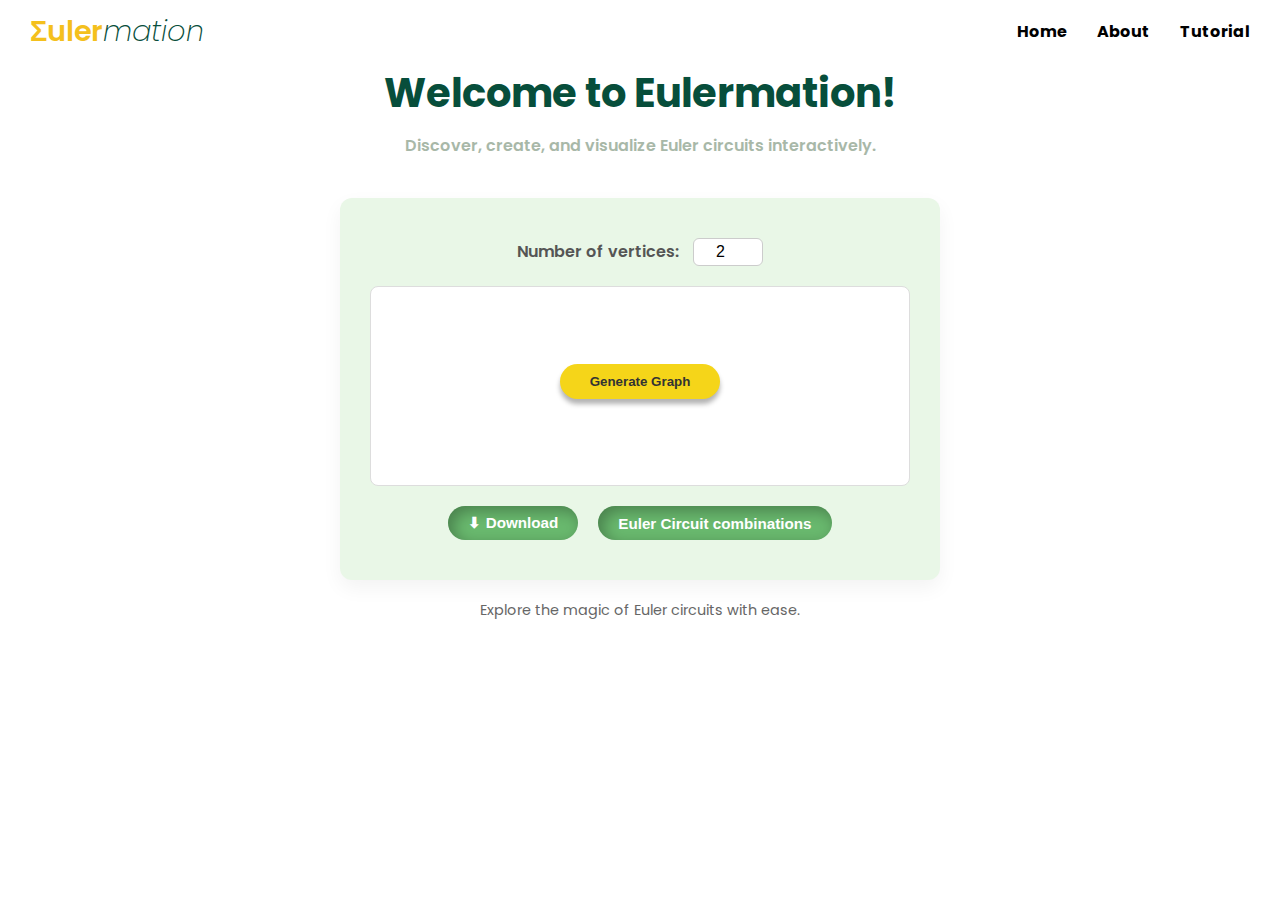
<file: index.html>
<!DOCTYPE html>
<html lang="en">
<head>
  <meta charset="UTF-8">
  <meta name="viewport" content="width=device-width, initial-scale=1.0">
  <title>Eulermation</title>
  <link rel="stylesheet" href="styles.css">
  <link href="https://fonts.googleapis.com/css2?family=Poppins:wght@400;600;700&display=swap" rel="stylesheet">
</head>
<body>
  <header>
    <div class="logo">
      <span class="euler">Σuler</span><span class="mation">mation</span>
    </div>
    <nav>
      <ul>
        <li><a href="index.html">Home</a></li>
        <li><a href="about.html">About</a></li>
        <li><a href="tutorial.html">Tutorial</a></li>
      </ul>
    </nav>
  </header>

  <main>
    <h1>Welcome to Eulermation!</h1>
    <p class="subtitle">Discover, create, and visualize Euler circuits interactively.</p>

    <div class="main-card">
      <div class="input-group">
        <label for="vertices">Number of vertices:</label>
        <input type="number" id="vertices" min="2" max="20" value="2">
      </div>

      <div class="graph-placeholder">
        <button class="generate-btn">Generate Graph</button>
      </div>

      <div class="controls">
        <button class="download-btn">⬇ Download</button>
        <button class="circuit-btn link-btn" id="openPopup">Euler Circuit combinations</button>
      </div>                
    </div>

    <p class="tagline">Explore the magic of Euler circuits with ease.</p>
  </main>

  <!-- Popup Modal -->
  <div id="popupModal" class="modal">
    <div class="modal-content">
      <span class="close-btn">&times;</span>
      <iframe src="popUp.html" frameborder="0"></iframe>
    </div>
  </div>

  <script src="script.js"></script>
</body>
</html>
</file>
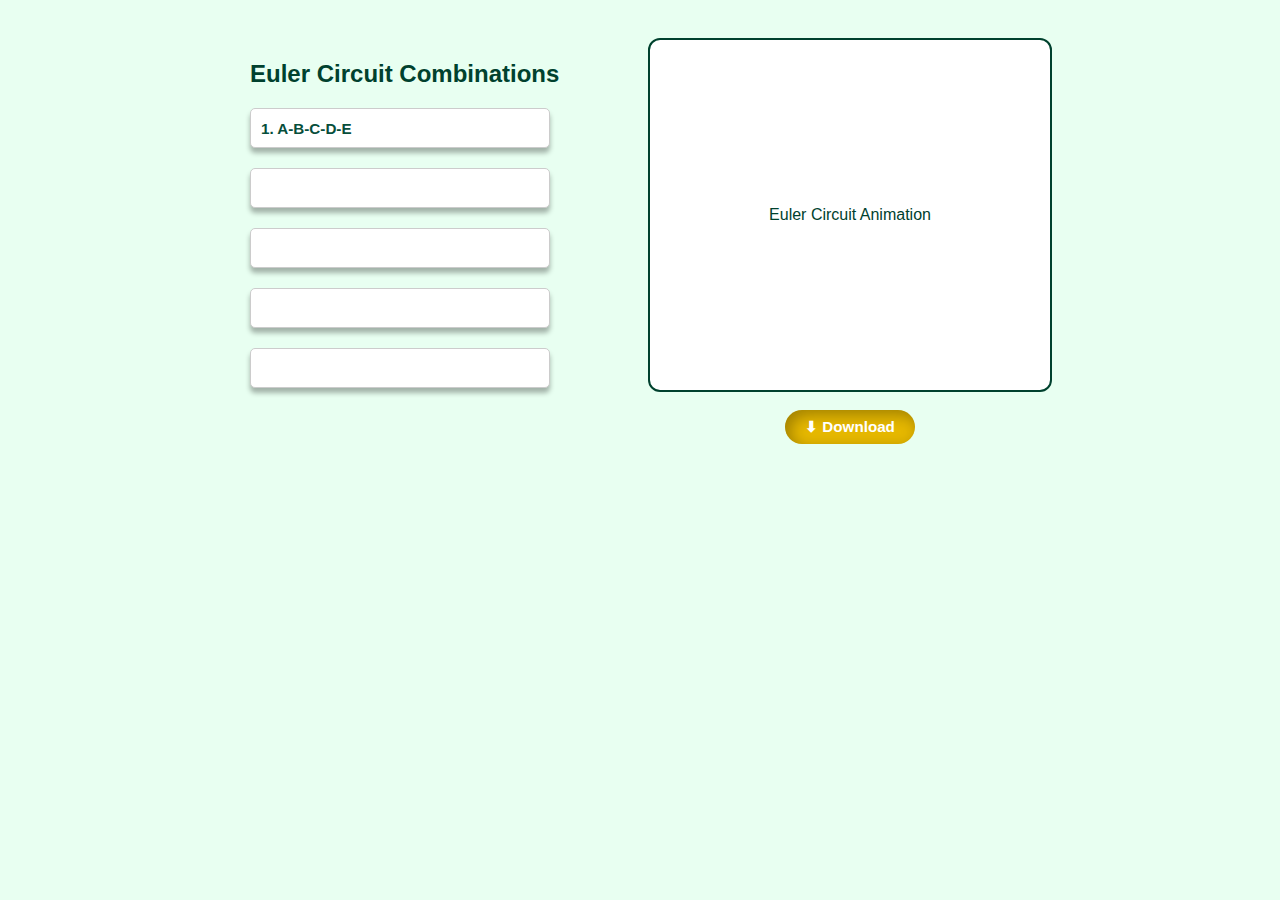
<file: popUp.html>
<!DOCTYPE html>
<html lang="en">
<head>
  <meta charset="UTF-8">
  <meta name="viewport" content="width=device-width, initial-scale=1.0">
  <title>Eulermation</title>
  <link rel="stylesheet" href="css/styles.css">
</head>
<body>
    <style>
        body {
          background-color: #E8FFF1 !important; /* Match your desired color */
          margin: 0; /* Remove default margins */
        }
      </style>
  <div class="pop-up">
    <div class="column1">
        <h2>Euler Circuit Combinations</h2>
        <div class="combinations-list">
          <div class="combo-box">1. A-B-C-D-E</div>
          <div class="combo-box"></div> <!-- Empty placeholder -->
          <div class="combo-box"></div> <!-- Empty placeholder -->
          <div class="combo-box"></div> <!-- Empty placeholder -->
          <div class="combo-box"></div> <!-- Empty placeholder -->
        </div>
      </div>
    <div class="column2">
        <div class="animation-box">
            <p>Euler Circuit Animation</p>
        </div>
        <div class="download">
            <button class="download-btn">⬇ Download</button>
        </div>
    </div>
  </div>
</body>
</html>
</file>
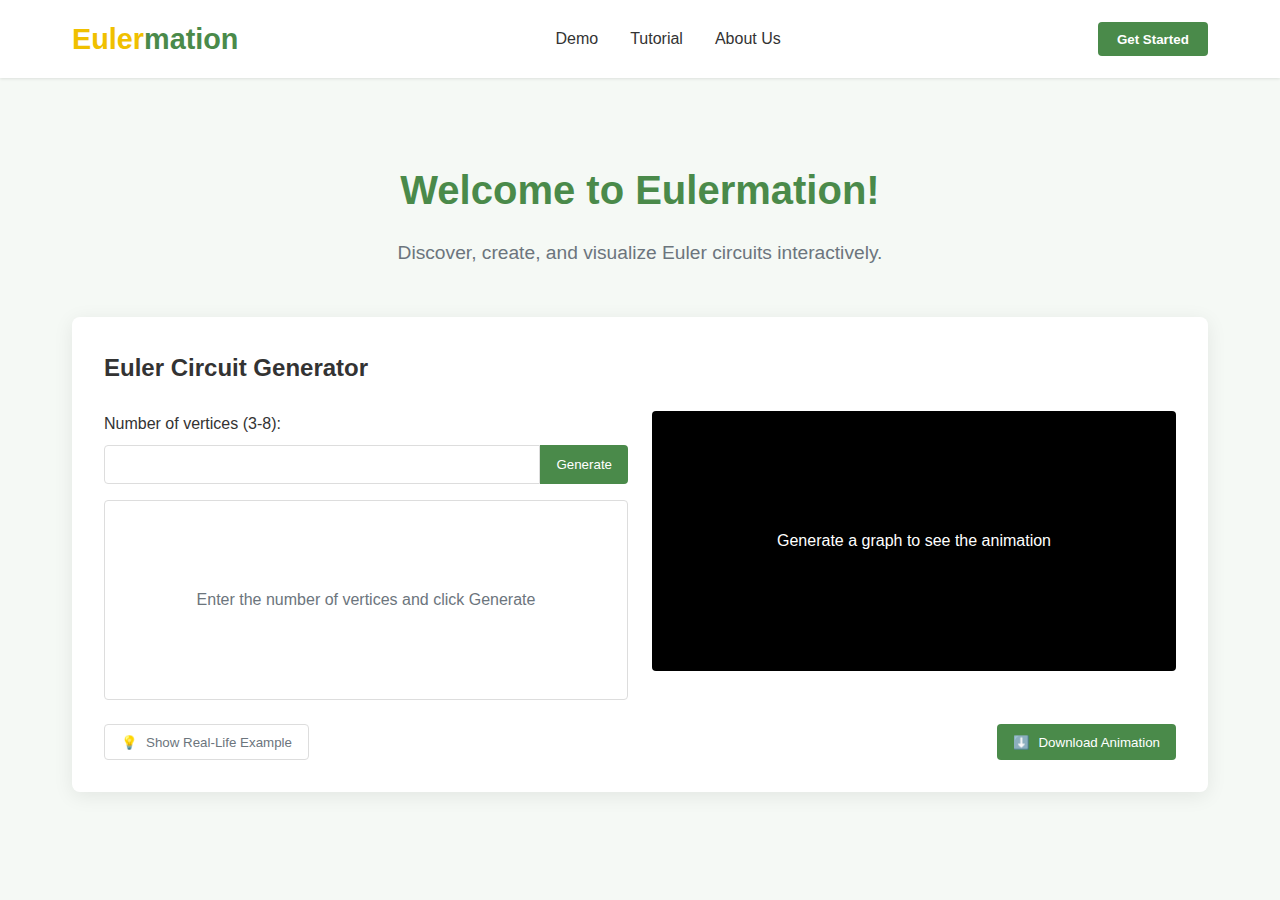
<file: templates/main.html>
<!DOCTYPE html>
<html lang="en">
<head>
    <meta charset="UTF-8">
    <meta name="viewport" content="width=device-width, initial-scale=1.0">
    <title>Eulermation - Interactive Euler Circuit Learning</title>
    <style>
        /* Base styles */
        :root {
            --primary: #4a8a4a;
            --primary-light: #f5f9f5;
            --yellow: #f0c000;
            --green: #4a8a4a;
            --dark: #333;
            --light: #f5f9f5;
            --white: #fff;
            --error: #e74c3c;
            --gray: #6c757d;
        }

        * {
            margin: 0;
            padding: 0;
            box-sizing: border-box;
            font-family: 'Segoe UI', Tahoma, Geneva, Verdana, sans-serif;
        }

        body {
            background-color: var(--primary-light);
            color: var(--dark);
            line-height: 1.6;
        }

        /* Header and Navigation */
        header {
            background-color: var(--white);
            box-shadow: 0 1px 3px rgba(0, 0, 0, 0.1);
        }

        nav {
            display: flex;
            justify-content: space-between;
            align-items: center;
            padding: 1rem 2rem;
            max-width: 1200px;
            margin: 0 auto;
        }

        .logo {
            font-size: 1.8rem;
            font-weight: bold;
        }

        .logo-euler {
            color: var(--yellow);
        }

        .logo-mation {
            color: var(--green);
        }

        .nav-links {
            display: flex;
            gap: 2rem;
        }

        .nav-links a {
            color: var(--dark);
            text-decoration: none;
            font-weight: 500;
        }

        .get-started-btn {
            background-color: var(--primary);
            color: var(--white);
            border: none;
            padding: 0.6rem 1.2rem;
            border-radius: 4px;
            font-weight: 600;
            cursor: pointer;
        }

        /* Main content */
        main {
            max-width: 1200px;
            margin: 0 auto;
            padding: 2rem;
        }

        .hero {
            text-align: center;
            margin: 3rem 0;
        }

        .hero h1 {
            font-size: 2.5rem;
            color: var(--primary);
            margin-bottom: 1rem;
        }

        .hero p {
            font-size: 1.2rem;
            color: var(--gray);
        }

        /* Generator Card */
        .generator-card {
            background-color: var(--white);
            border-radius: 8px;
            box-shadow: 0 4px 20px rgba(0, 0, 0, 0.08);
            padding: 2rem;
            margin: 2rem 0;
        }

        .generator-card h2 {
            margin-bottom: 1.5rem;
            font-size: 1.5rem;
        }

        .generator-content {
            display: grid;
            grid-template-columns: 1fr 1fr;
            gap: 1.5rem;
            margin-bottom: 1.5rem;
        }

        .input-group {
            margin-bottom: 1rem;
        }

        .input-group label {
            display: block;
            margin-bottom: 0.5rem;
            font-weight: 500;
        }

        .input-with-button {
            display: flex;
        }

        .input-with-button input {
            flex: 1;
            padding: 0.6rem;
            border: 1px solid #ddd;
            border-radius: 4px 0 0 4px;
            font-size: 1rem;
        }

        .input-with-button button {
            background-color: var(--primary);
            color: white;
            border: none;
            padding: 0.6rem 1rem;
            border-radius: 0 4px 4px 0;
            cursor: pointer;
        }

        .error-message {
            color: var(--error);
            font-size: 0.9rem;
            margin-top: 0.5rem;
        }

        .graph-placeholder {
            border: 1px solid #ddd;
            border-radius: 4px;
            height: 200px;
            display: flex;
            align-items: center;
            justify-content: center;
            color: var(--gray);
            text-align: center;
            padding: 1rem;
        }

        .animation-container {
            background-color: #000;
            color: white;
            border-radius: 4px;
            height: 260px;
            display: flex;
            align-items: center;
            justify-content: center;
            text-align: center;
        }

        .generator-actions {
            display: flex;
            justify-content: space-between;
            margin-top: 1rem;
        }

        .example-btn, .download-btn {
            display: flex;
            align-items: center;
            padding: 0.6rem 1rem;
            border-radius: 4px;
            cursor: pointer;
            font-weight: 500;
        }

        .example-btn {
            background-color: var(--white);
            color: var(--gray);
            border: 1px solid #ddd;
        }

        .download-btn {
            background-color: var(--primary);
            color: var(--white);
            border: none;
        }

        .icon {
            margin-right: 0.5rem;
        }

        /* Responsive styles */
        @media (max-width: 768px) {
            .generator-content {
                grid-template-columns: 1fr;
            }
            
            .generator-actions {
                flex-direction: column;
                gap: 1rem;
            }
        }
    </style>
</head>
<body>
    <header>
        <nav>
            <div class="logo">
                <span class="logo-euler">Euler</span><span class="logo-mation">mation</span>
            </div>
            <div class="nav-links">
                <a href="index.html">Demo</a>
                <a href="tutorial.html">Tutorial</a>
                <a href="about.html">About Us</a>
            </div>
            <button class="get-started-btn">Get Started</button>
        </nav>
    </header>

    <main>
        <section class="hero">
            <h1>Welcome to Eulermation!</h1>
            <p>Discover, create, and visualize Euler circuits interactively.</p>
        </section>

        <section class="generator-card">
            <h2>Euler Circuit Generator</h2>
            
            <div class="generator-content">
                <div>
                    <div class="input-group">
                        <label for="vertices">Number of vertices (3-8):</label>
                        <div class="input-with-button">
                            <input type="number" id="vertices" min="3" max="8">
                            <button id="generate-btn">Generate</button>
                        </div>
                        <p id="error-message" class="error-message">Please enter a number between 3 and 8.</p>
                    </div>
                    
                    <div class="graph-placeholder" id="graph-placeholder">
                        <p>Enter the number of vertices and click Generate</p>
                    </div>
                </div>
                
                <div class="animation-container" id="animation-container">
                    <p>Generate a graph to see the animation</p>
                </div>
            </div>
            
            <div class="generator-actions">
                <button id="example-btn" class="example-btn">
                    <span class="icon">💡</span>
                    Show Real-Life Example
                </button>
                <button id="download-btn" class="download-btn">
                    <span class="icon">⬇️</span>
                    Download Animation
                </button>
            </div>
        </section>
    </main>

    <script>
        document.addEventListener('DOMContentLoaded', function() {
            const verticesInput = document.getElementById('vertices');
            const generateBtn = document.getElementById('generate-btn');
            const exampleBtn = document.getElementById('example-btn');
            const downloadBtn = document.getElementById('download-btn');
            const errorMessage = document.getElementById('error-message');
            const graphPlaceholder = document.getElementById('graph-placeholder');
            const animationContainer = document.getElementById('animation-container');
            
            // Initially hide the error message
            errorMessage.style.display = 'none';
            
            generateBtn.addEventListener('click', function() {
                const vertices = parseInt(verticesInput.value);
                
                // Validate input
                if (isNaN(vertices) || vertices < 3 || vertices > 8) {
                    errorMessage.style.display = 'block';
                    return;
                }
                
                errorMessage.style.display = 'none';
                
                // Show loading state
                graphPlaceholder.innerHTML = '<div class="loading"><div class="spinner"></div><p>Generating graph...</p></div>';
                animationContainer.innerHTML = '<div class="loading"><div class="spinner"></div><p>Creating animation...</p></div>';
                
                // Generate Euler circuit (simulated)
                setTimeout(() => {
                    generateEulerCircuit(vertices);
                }, 1500);
            });
            
            // exampleBtn.addEventListener('click', function() {
            //     // Show loading state
            //     graphPlaceholder.innerHTML = '<div class="loading"><div class="spinner"></div><p>Loading example...</p></div>';
            //     animationContainer.innerHTML = '<div class="loading"><div class="spinner"></div><p>Loading animation...</p></div>';
                
            //     // Load example (simulated)
            //     setTimeout(() => {
            //         showRealLifeExample();
            //     }, 1500);
            // });
            
            // downloadBtn.addEventListener('click', function() {
            //     // In a real implementation, this would download the actual animation
            //     alert('In a real implementation, this would download the animation as an MP4 file.');
            // });
            
            // // Function to generate an Euler circuit
            // function generateEulerCircuit(numVertices) {
            //     // Create a graph with vertices and edges
            //     const graph = createGraph(numVertices);
                
            //     // Render the graph
            //     renderGraph(graph);
                
            //     // Render the animation
            //     renderAnimation(graph);
            // }
            
            // Function to create a graph with an Euler circuit
            // function createGraph(numVertices) {
            //     const vertices = [];
            //     const edges = [];
                
            //     // Create vertices in a circle
            //     const radius = 80;
            //     const centerX = 150;
            //     const centerY = 100;
                
            //     for (let i = 0; i < numVertices; i++) {
            //         const angle = (i / numVertices) * 2 * Math.PI;
            //         const x = centerX + radius * Math.cos(angle);
            //         const y = centerY + radius * Math.sin(angle);
                    
            //         vertices.push({ id: i, x, y });
            //     }
                
            //     // Create edges to form a cycle
            //     for (let i = 0; i < numVertices; i++) {
            //         edges.push({
            //             from: i,
            //             to: (i + 1) % numVertices
            //         });
            //     }
                
            //     // Add additional edges to make it more interesting
            //     // while maintaining even degree for all vertices
            //     for (let i = 0; i < numVertices; i += 2) {
            //         if (i + 2 < numVertices) {
            //             edges.push({
            //                 from: i,
            //                 to: (i + 2) % numVertices
            //             });
            //         }
            //     }
                
            //     return { vertices, edges };
            // }
            
            // // Function to render the graph
            // function renderGraph(graph) {
            //     let svg = `
            //         <svg width="100%" height="100%" viewBox="0 0 300 200">
            //             <!-- Edges -->
            //     `;
                
            //     // Draw edges
            //     graph.edges.forEach(edge => {
            //         const from = graph.vertices[edge.from];
            //         const to = graph.vertices[edge.to];
                    
            //         svg += `<line x1="${from.x}" y1="${from.y}" x2="${to.x}" y2="${to.y}" 
            //                      stroke="#4a8a4a" stroke-width="2" />`;
            //     });
                
            //     // Draw vertices
            //     graph.vertices.forEach(vertex => {
            //         svg += `
            //             <circle cx="${vertex.x}" cy="${vertex.y}" r="12" fill="#4a8a4a" />
            //             <text x="${vertex.x}" y="${vertex.y}" text-anchor="middle" 
            //                   dy=".3em" fill="white" font-size="10">${vertex.id + 1}</text>
            //         `;
            //     });
                
            //     svg += '</svg>';
                
            //     graphPlaceholder.innerHTML = svg;
            // }
            
            // // Function to render the animation
            // function renderAnimation(graph) {
            //     // In a real implementation, this would be a video or canvas animation
            //     // For this demo, we'll create a simple SVG animation
                
            //     let svg = `
            //         <svg width="100%" height="100%" viewBox="0 0 300 200">
            //             <!-- Edges -->
            //     `;
                
            //     // Draw edges
            //     graph.edges.forEach(edge => {
            //         const from = graph.vertices[edge.from];
            //         const to = graph.vertices[edge.to];
                    
            //         svg += `<line x1="${from.x}" y1="${from.y}" x2="${to.x}" y2="${to.y}" 
            //                      stroke="#4a8a4a" stroke-width="2" />`;
            //     });
                
            //     // Draw vertices
            //     graph.vertices.forEach(vertex => {
            //         svg += `
            //             <circle cx="${vertex.x}" cy="${vertex.y}" r="12" fill="#4a8a4a" />
            //             <text x="${vertex.x}" y="${vertex.y}" text-anchor="middle" 
            //                   dy=".3em" fill="white" font-size="10">${vertex.id + 1}</text>
            //         `;
            //     });
                
            //     // Add animated traversal dot
            //     svg += `
            //         <circle id="traversal-dot" cx="${graph.vertices[0].x}" cy="${graph.vertices[0].y}" r="6" fill="#e74c3c">
            //             <animate id="animate-motion" attributeName="cx" attributeType="XML" dur="5s" repeatCount="indefinite" />
            //             <animate id="animate-motion-y" attributeName="cy" attributeType="XML" dur="5s" repeatCount="indefinite" />
            //         </circle>
            //     `;
                
            //     svg += '</svg>';
                
            //     animationContainer.innerHTML = svg;
                
            //     // Set up the animation path
            //     const animateX = document.getElementById('animate-motion');
            //     const animateY = document.getElementById('animate-motion-y');
                
            //     if (animateX && animateY) {
            //         // Create a simple path through all vertices
            //         let xValues = '';
            //         let yValues = '';
                    
            //         // Start with the first vertex
            //         const eulerPath = findEulerPath(graph);
                    
            //         eulerPath.forEach((vertexId, index) => {
            //             const vertex = graph.vertices[vertexId];
            //             xValues += `${vertex.x}; `;
            //             yValues += `${vertex.y}; `;
            //         });
                    
            //         // Add the first vertex again to complete the circuit
            //         xValues += graph.vertices[eulerPath[0]].x;
            //         yValues += graph.vertices[eulerPath[0]].y;
                    
            //         animateX.setAttribute('values', xValues);
            //         animateY.setAttribute('values', yValues);
            //     }
            // }
            
            // // Function to find a simple Euler path (simplified for demo)
            // function findEulerPath(graph) {
            //     // For this demo, we'll just return a simple cycle
            //     // In a real implementation, this would use Hierholzer's algorithm
            //     const path = [];
            //     for (let i = 0; i < graph.vertices.length; i++) {
            //         path.push(i);
            //     }
            //     return path;
            // }
            
            // // Function to show a real-life example
            // function showRealLifeExample() {
            //     // Create a predefined example graph
            //     const graph = {
            //         vertices: [
            //             { id: 0, x: 150, y: 50 },
            //             { id: 1, x: 250, y: 100 },
            //             { id: 2, x: 250, y: 150 },
            //             { id: 3, x: 150, y: 200 },
            //             { id: 4, x: 50, y: 150 },
            //             { id: 5, x: 50, y: 100 }
            //         ],
            //         edges: [
            //             { from: 0, to: 1 },
            //             { from: 1, to: 2 },
            //             { from: 2, to: 3 },
            //             { from: 3, to: 4 },
            //             { from: 4, to: 5 },
            //             { from: 5, to: 0 },
            //             { from: 0, to: 3 },
            //             { from: 1, to: 4 },
            //             { from: 2, to: 5 }
            //         ]
            //     };
                
            //     // Render the graph
            //     renderGraph(graph);
                
            //     // Render the animation
            //     renderAnimation(graph);
            // }
            
            // Add CSS for loading spinner
            const style = document.createElement('style');
            style.textContent = `
                .loading {
                    display: flex;
                    flex-direction: column;
                    align-items: center;
                    justify-content: center;
                    height: 100%;
                }
                
                .spinner {
                    width: 30px;
                    height: 30px;
                    border: 3px solid rgba(74, 138, 74, 0.3);
                    border-radius: 50%;
                    border-top-color: #4a8a4a;
                    animation: spin 1s ease-in-out infinite;
                    margin-bottom: 1rem;
                }
                
                @keyframes spin {
                    to { transform: rotate(360deg); }
                }
            `;
            document.head.appendChild(style);
        });
    </script>
</body>
</html>
</file>
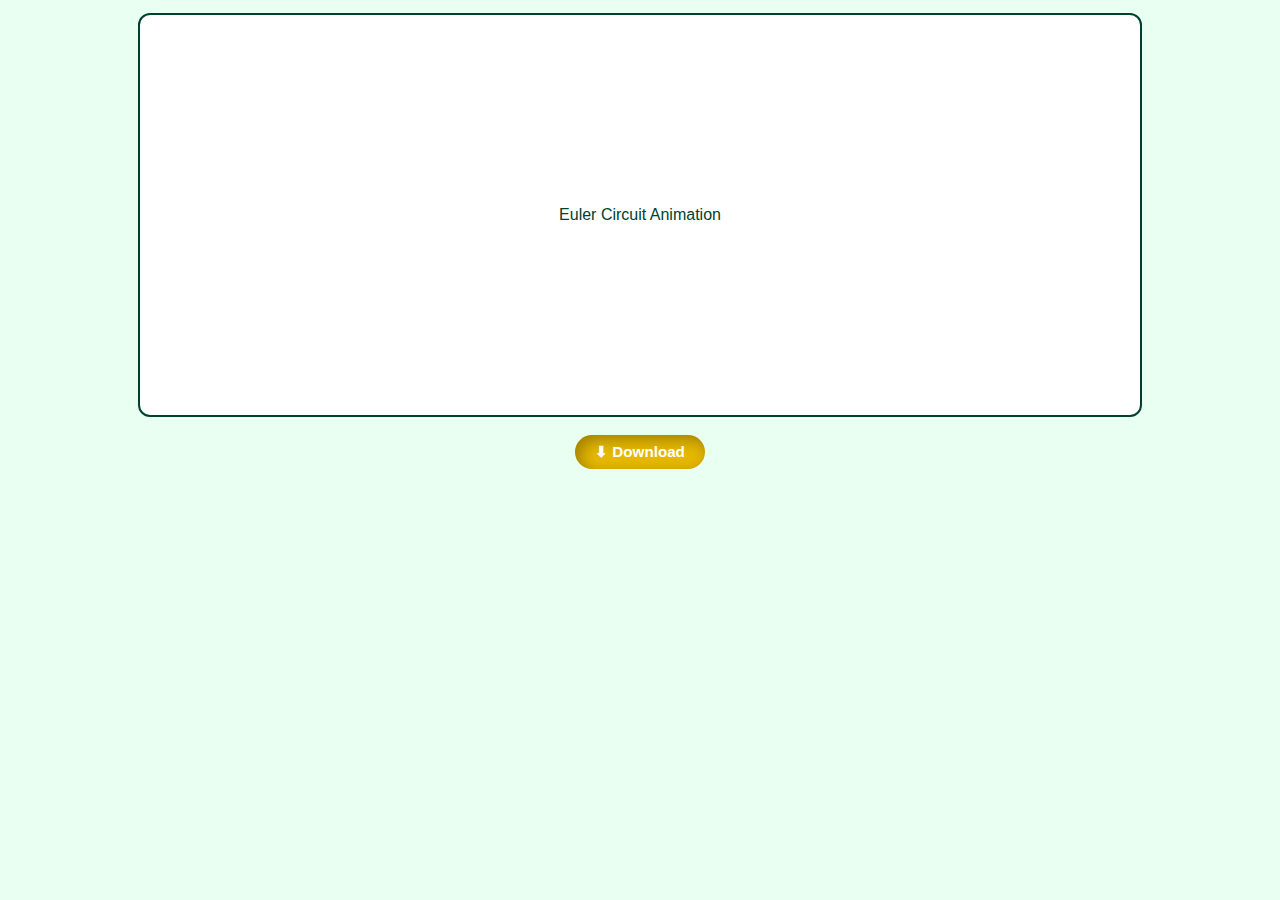
<file: templates/max.html>
<!DOCTYPE html>
<html lang="en">
<head>
  <meta charset="UTF-8">
  <meta name="viewport" content="width=device-width, initial-scale=1.0">
  <title>Eulermation</title>
  <link rel="stylesheet" href="/app/static/css/index.css">
</head>
<body>
    <style>
        body {
          background-color: #E8FFF1 !important; /* Match your desired color */
          margin: 0; /* Remove default margins */
        }
    </style>
  <div class="pop-up" id="animation-full">
    <div class="column2">
        <div class="animation-box">
            <p>Euler Circuit Animation</p>
        </div>
        <div class="download">
            <button class="download-btn">⬇ Download</button>
        </div>
    </div>
  </div> 
  <script src="/app/static/js/popup.js"></script>
</body>
</html>
</file>
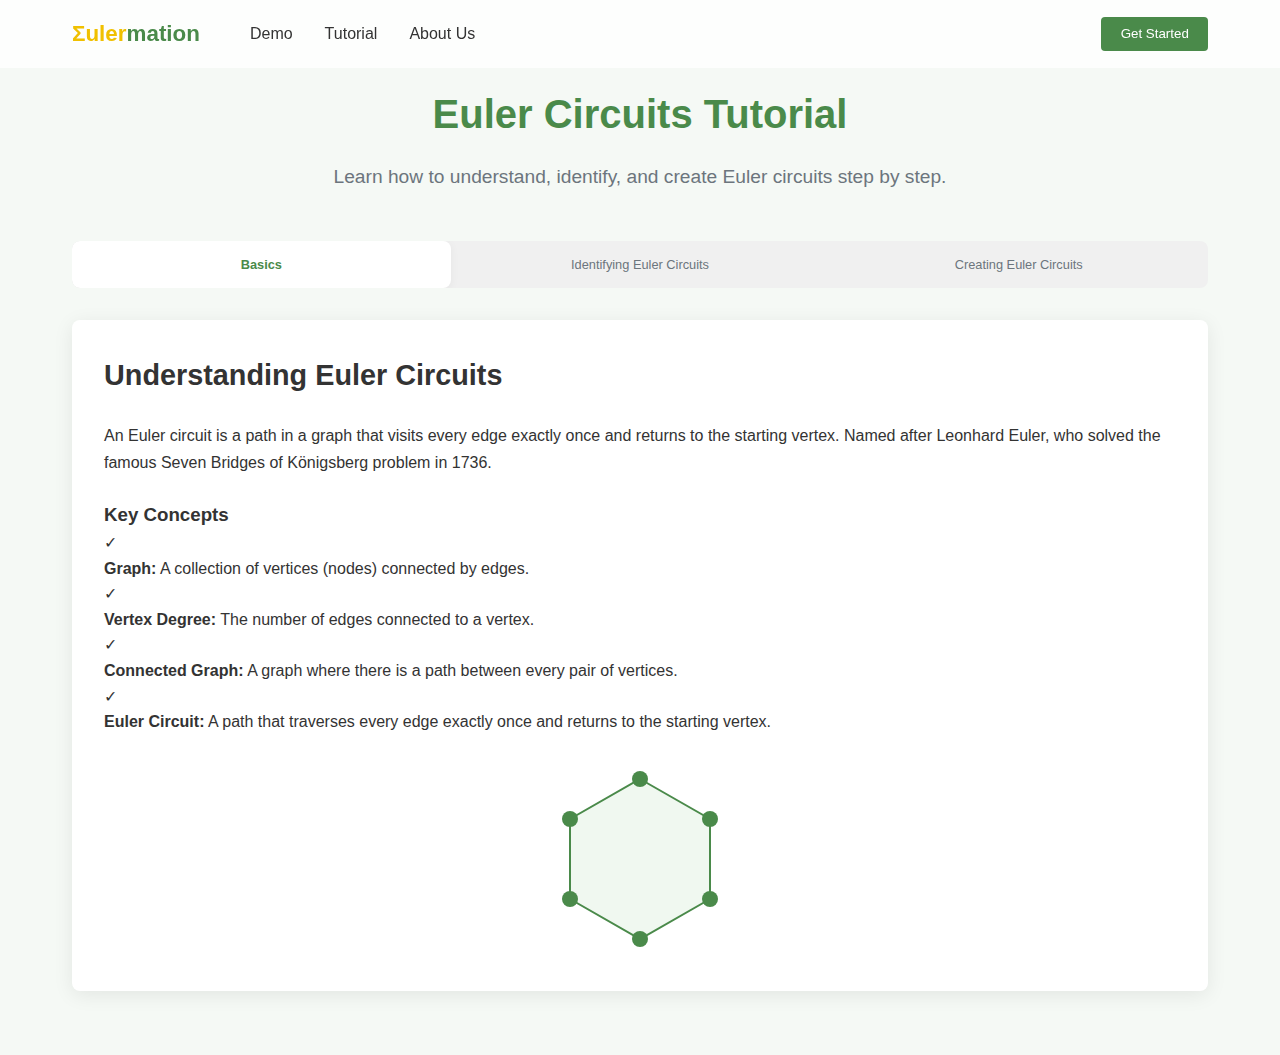
<file: templates/tutorial2.html>
<!DOCTYPE html>
<html lang="en">
<head>
    <meta charset="UTF-8">
    <meta name="viewport" content="width=device-width, initial-scale=1.0">
    <title>Euler Circuits Tutorial - Eulermation</title>
    <style>
        /* Base styles */
        :root {
            --primary: #4a8a4a;
            --primary-light: #f5f9f5;
            --yellow: #f0c000;
            --green: #4a8a4a;
            --dark: #333;
            --light: #f5f9f5;
            --white: #fff;
            --error: #e74c3c;
            --gray: #6c757d;
            --light-green: #e8f5e8;
            --light-yellow: #fff8e0;
        }

        * {
            margin: 0;
            padding: 0;
            box-sizing: border-box;
            font-family: 'Segoe UI', Tahoma, Geneva, Verdana, sans-serif;
        }

        body {
            background-color: var(--primary-light);
            color: var(--dark);
            line-height: 1.6;
        }

        /* Header and Navigation */
        header {
            position: fixed;
            top: 0;
            width: 100%;
            z-index: 1000;
            background-color: rgba(255, 255, 255, 0.8);
            backdrop-filter: blur(8px);
            transition: background-color 0.3s ease, box-shadow 0.3s ease;
        }

        header.scrolled {
            background-color: rgba(255, 255, 255, 0.95);
            box-shadow: 0 2px 6px rgba(0, 0, 0, 0.1);
        }

        nav {
            display: flex;
            justify-content: space-between;
            align-items: center;
            padding: 1rem 2rem;
            max-width: 1200px;
            margin: 0 auto;
            flex-wrap: wrap;
        }

        .logo {
            font-size: 1.4rem;
            font-weight: bold;
            margin-right: 50px;
        }

        .logo-euler {
            color: var(--yellow);
        }

        .logo-mation {
            color: var(--green);
        }

        .nav-links {
            display: flex;
            gap: 2rem;
        }


        @media (max-width: 768px) {
            .nav-links {
                flex-direction: row;
                width: 100%;
                gap: 1rem;
                margin-top: 1rem;
            }

            .nav-links a {
                padding: 0.5rem 0;
            }
        }

        .nav-links a {
            color: var(--dark);
            text-decoration: none;
            font-weight: 500;
        }

        .get-started-btn {
            background-color: var(--primary);
            color: var(--white);
            border: none;
            padding: 0.6rem 1.2rem;
            border-radius: 4px;
            font-weight: 500;
            cursor: pointer;
            margin-left: auto;
        }

        /* Main content */
        main {
            max-width: 1200px;
            margin: 0 auto;
            padding: 2rem;
        }

        .tutorial-hero {
            text-align: center;
            margin: 2rem 0 3rem;
        }

        .tutorial-hero h1 {
            font-size: 2.5rem;
            color: var(--primary);
            margin-bottom: 1rem;
            margin-top: 50px;
        }

        .tutorial-hero p {
            font-size: 1.2rem;
            color: var(--gray);
        }

        /* Tutorial Tabs */
        .tutorial-tabs {
            display: flex;
            justify-content: space-between;
            margin-bottom: 2rem;
            position: relative;
            background-color: #f0f0f0;
            border-radius: 8px;
            overflow: hidden;
        }

        .tab-btn {
            flex: 1;
            padding: 1rem;
            background: none;
            border: none;
            font-size: 0.8rem;
            font-weight: 500;
            cursor: pointer;
            position: relative;
            z-index: 2;
            color: var(--gray);
            transition: color 0.3s;
            text-align: center;
        }

        .tab-btn:hover {
            color: var(--primary);
        }

        .tab-btn.active {
            background-color: var(--white);
            color: var(--primary);
            font-weight: 600;
            border-radius: 8px;
            box-shadow: 0 2px 10px rgba(0, 0, 0, 0.05);
        }

        .tab-content {
            display: none;
        }

        .tab-content.active {
            display: block;
        }

        /* Tutorial Card */
        .tutorial-card {
            background-color: var(--white);
            border-radius: 8px;
            box-shadow: 0 4px 20px rgba(0, 0, 0, 0.08);
            padding: 2rem;
            margin-bottom: 2rem;
        }

        .tutorial-card h2 {
            margin-bottom: 1.5rem;
            font-size: 1.8rem;
            color: var(--dark);
        }

        .tutorial-card p {
            margin-bottom: 1.5rem;
            line-height: 1.7;
        }

        /* Identifying Euler Circuits */
        .conditions {
            display: grid;
            grid-template-columns: 1fr 1fr;
            gap: 1.5rem;
            margin-top: 1.5rem;
        }

        .condition {
            background-color: var(--light-green);
            padding: 1.5rem;
            border-radius: 8px;
        }

        .condition h3 {
            color: var(--primary);
            margin-bottom: 1rem;
            font-size: 1.2rem;
        }

        .graph-example {
            margin-top: 1.5rem;
            display: flex;
            justify-content: center;
        }

        .important-note {
            background-color: var(--light-yellow);
            border-left: 4px solid var(--yellow);
            padding: 1.5rem;
            margin-top: 2rem;
            border-radius: 0 8px 8px 0;
        }

        .important-note h3 {
            color: #b38a00;
            margin-bottom: 0.5rem;
        }

        /* Creating Euler Circuits */
        .steps {
            margin-top: 1.5rem;
        }

        .step {
            display: flex;
            margin-bottom: 2rem;
            align-items: flex-start;
        }

        .step-number {
            background-color: var(--primary);
            color: white;
            width: 2rem;
            height: 2rem;
            border-radius: 50%;
            display: flex;
            align-items: center;
            justify-content: center;
            font-weight: bold;
            margin-right: 1rem;
            flex-shrink: 0;
        }

        .step-content {
            flex: 1;
        }

        .step-content h3 {
            color: var(--primary);
            margin-bottom: 0.5rem;
        }

        .step-content p {
            margin-bottom: 1rem;
        }

        .step-content ul {
            margin-left: 1.5rem;
            margin-bottom: 1rem;
        }

        .step-content li {
            margin-bottom: 0.5rem;
        }

        /* Responsive styles */
        @media (max-width: 768px) {
            .conditions {
                grid-template-columns: 1fr;
            }
        }
    </style>
</head>
<body>
    <header>
        <nav>
            <div class="logo">
                <span class="logo-euler">Σuler</span><span class="logo-mation">mation</span>
            </div>
            <div class="nav-links">
                <a href="index2.html">Demo</a>
                <a href="tutorial2.html">Tutorial</a>
                <a href="about2.html">About Us</a>
            </div>
            <button class="get-started-btn">Get Started</button>
        </nav>
    </header>

    <main>
        <section class="tutorial-hero">
            <h1>Euler Circuits Tutorial</h1>
            <p>Learn how to understand, identify, and create Euler circuits step by step.</p>
        </section>

        <section class="tutorial-tabs">
            <button class="tab-btn active" data-tab="basics">Basics</button>
            <button class="tab-btn" data-tab="identifying">Identifying Euler Circuits</button>
            <button class="tab-btn" data-tab="creating">Creating Euler Circuits</button>
        </section>

        <section class="tab-content active" id="basics">
            <div class="tutorial-card">
                <h2>Understanding Euler Circuits</h2>
                
                <p>An Euler circuit is a path in a graph that visits every edge exactly once and returns to the starting vertex. Named after Leonhard Euler, who solved the famous Seven Bridges of Königsberg problem in 1736.</p>
                
                <h3>Key Concepts</h3>
                
                <div class="concepts-container">
                    <div class="concepts-list">
                        <div class="concept-item">
                            <span class="check-icon">✓</span>
                            <div>
                                <strong>Graph:</strong> A collection of vertices (nodes) connected by edges.
                            </div>
                        </div>
                        
                        <div class="concept-item">
                            <span class="check-icon">✓</span>
                            <div>
                                <strong>Vertex Degree:</strong> The number of edges connected to a vertex.
                            </div>
                        </div>
                        
                        <div class="concept-item">
                            <span class="check-icon">✓</span>
                            <div>
                                <strong>Connected Graph:</strong> A graph where there is a path between every pair of vertices.
                            </div>
                        </div>
                        
                        <div class="concept-item">
                            <span class="check-icon">✓</span>
                            <div>
                                <strong>Euler Circuit:</strong> A path that traverses every edge exactly once and returns to the starting vertex.
                            </div>
                        </div>
                    </div>
                    
                    <div class="graph-example">
                        <svg width="200" height="200" viewBox="0 0 200 200">
                            <polygon points="100,20 170,60 170,140 100,180 30,140 30,60" 
                                     fill="#f0f8f0" stroke="#4a8a4a" stroke-width="2" />
                            <circle cx="100" cy="20" r="8" fill="#4a8a4a" />
                            <circle cx="170" cy="60" r="8" fill="#4a8a4a" />
                            <circle cx="170" cy="140" r="8" fill="#4a8a4a" />
                            <circle cx="100" cy="180" r="8" fill="#4a8a4a" />
                            <circle cx="30" cy="140" r="8" fill="#4a8a4a" />
                            <circle cx="30" cy="60" r="8" fill="#4a8a4a" />
                        </svg>
                    </div>
                </div>
            </div>
        </section>

        <section class="tab-content" id="identifying">
            <div class="tutorial-card">
                <h2>How to Identify Euler Circuits</h2>
                
                <p>A graph contains an Euler circuit if and only if it meets these two conditions:</p>
                
                <div class="conditions">
                    <div class="condition">
                        <h3>Condition 1: Connected Graph</h3>
                        <p>The graph must be connected, meaning there is a path between every pair of vertices.</p>
                        <div class="graph-example">
                            <svg width="120" height="120" viewBox="0 0 120 120">
                                <rect x="20" y="20" width="80" height="80" fill="none" stroke="#4a8a4a" stroke-width="0" />
                                <line x1="30" y1="30" x2="90" y2="30" stroke="#4a8a4a" stroke-width="2" />
                                <line x1="30" y1="30" x2="30" y2="90" stroke="#4a8a4a" stroke-width="2" />
                                <line x1="30" y1="90" x2="90" y2="90" stroke="#4a8a4a" stroke-width="2" />
                                <line x1="90" y1="30" x2="90" y2="90" stroke="#4a8a4a" stroke-width="2" />
                                <line x1="30" y1="30" x2="90" y2="90" stroke="#4a8a4a" stroke-width="2" />
                                <line x1="30" y1="90" x2="90" y2="30" stroke="#4a8a4a" stroke-width="2" />
                                <circle cx="30" cy="30" r="6" fill="#4a8a4a" />
                                <circle cx="90" cy="30" r="6" fill="#4a8a4a" />
                                <circle cx="30" cy="90" r="6" fill="#4a8a4a" />
                                <circle cx="90" cy="90" r="6" fill="#4a8a4a" />
                            </svg>
                        </div>
                    </div>
                    
                    <div class="condition">
                        <h3>Condition 2: Even Degrees</h3>
                        <p>Every vertex in the graph must have an even degree (an even number of edges connected to it).</p>
                        <div class="graph-example">
                            <svg width="120" height="120" viewBox="0 0 120 120">
                                <circle cx="60" cy="60" r="30" fill="none" stroke="#4a8a4a" stroke-width="0" />
                                <line x1="60" y1="20" x2="60" y2="100" stroke="#4a8a4a" stroke-width="2" />
                                <line x1="20" y1="60" x2="100" y2="60" stroke="#4a8a4a" stroke-width="2" />
                                <circle cx="60" cy="20" r="6" fill="#4a8a4a" />
                                <circle cx="100" cy="60" r="6" fill="#4a8a4a" />
                                <circle cx="60" cy="100" r="6" fill="#4a8a4a" />
                                <circle cx="20" cy="60" r="6" fill="#4a8a4a" />
                                <circle cx="60" cy="60" r="6" fill="#4a8a4a" />
                                <text x="60" y="20" text-anchor="middle" dy="-10" fill="#4a8a4a" font-size="12">2</text>
                                <text x="100" y="60" text-anchor="middle" dx="10" fill="#4a8a4a" font-size="12">2</text>
                                <text x="60" y="100" text-anchor="middle" dy="20" fill="#4a8a4a" font-size="12">2</text>
                                <text x="20" y="60" text-anchor="middle" dx="-10" fill="#4a8a4a" font-size="12">2</text>
                                <text x="60" y="60" text-anchor="middle" dy="-15" fill="#4a8a4a" font-size="12">4</text>
                            </svg>
                        </div>
                    </div>
                </div>
                
                <div class="important-note">
                    <h3>Important Note</h3>
                    <p>If a graph has exactly two vertices with odd degrees, it contains an Euler path (which visits every edge exactly once) but not an Euler circuit. An Euler path starts at one of the odd-degree vertices and ends at the other.</p>
                </div>
            </div>
        </section>

        <section class="tab-content" id="creating">
            <div class="tutorial-card">
                <h2>Creating Euler Circuits</h2>
                
                <p>Follow these steps to create and find Euler circuits in graphs:</p>
                
                <div class="steps">
                    <div class="step">
                        <div class="step-number">1</div>
                        <div class="step-content">
                            <h3>Start with a connected graph</h3>
                            <p>Ensure your graph is connected (there is a path between every pair of vertices).</p>
                        </div>
                    </div>
                    
                    <div class="step">
                        <div class="step-number">2</div>
                        <div class="step-content">
                            <h3>Ensure all vertices have even degrees</h3>
                            <p>Each vertex must have an even number of edges connected to it. If not, you won't have an Euler circuit.</p>
                        </div>
                    </div>
                    
                    <div class="step">
                        <div class="step-number">3</div>
                        <div class="step-content">
                            <h3>Use Fleury's Algorithm to find the circuit</h3>
                            <p>Start at any vertex and follow these rules:</p>
                            <ul>
                                <li>Choose any edge connected to your current vertex.</li>
                                <li>Only choose a bridge (an edge that would disconnect the graph if removed) if there is no alternative.</li>
                                <li>Remove the edge after traversing it.</li>
                                <li>Continue until all edges are traversed.</li>
                            </ul>
                        </div>
                    </div>
                </div>
            </div>
        </section>
    </main>

    <script>
        document.addEventListener('DOMContentLoaded', function() {
            const tabButtons = document.querySelectorAll('.tab-btn');
            const tabContents = document.querySelectorAll('.tab-content');
            
            tabButtons.forEach(button => {
                button.addEventListener('click', () => {
                    // Remove active class from all buttons and contents
                    tabButtons.forEach(btn => btn.classList.remove('active'));
                    tabContents.forEach(content => content.classList.remove('active'));
                    
                    // Add active class to clicked button and corresponding content
                    button.classList.add('active');
                    const tabId = button.getAttribute('data-tab');
                    document.getElementById(tabId).classList.add('active');
                });
            });
        });

        window.addEventListener('scroll', function () {
        const header = document.querySelector('header');
        if (window.scrollY > 10) {
            header.classList.add('scrolled');
        } else {
            header.classList.remove('scrolled');
        }
    });
    </script>
</body>
</html>
</file>
<file: styles.css>
* {
    margin: 0;
    padding: 0;
    box-sizing: border-box;
  }
  
  body {
    font-family: 'Poppins', sans-serif;
    background-color: #fff;
    color: #333;
    display: flex;
    flex-direction: column;
    align-items: center;
    min-height: 100vh;
  }
  
  header {
    width: 100%;
    padding: 10px 30px;
    display: flex;
    justify-content: space-between;
    align-items: center;
    background-color: #fff;
    position: sticky;
    top: 0;
    margin-bottom: 0;
    z-index: 10;
  }
  
  .logo {
    font-size: 1.8em;
    font-weight: 600;
    color: #074e3b;
  }
  
  .euler {
    color: #f4c01d;
  }
  
  .mation {
    font-style: italic;
    font-weight: 200;
  }
  
  nav ul {
    list-style: none;
    display: flex;
    gap: 30px;
  }
  
  nav a {
    text-decoration: none;
    color: #000;
    font-weight: 700;
    transition: color 0.3s;
  }
  
  nav a:hover {
    color: #7fba00;
  }
  
  main {
    margin-top: 0px;
    text-align: center;
    width: 100%;
  }
  
  h1 {
    font-size: 2.5rem;
    color: #074e3b;
    font-weight: 700;
    margin-bottom: 10px;
  }
  
  .subtitle {
    font-weight: 600;
    font-size: 1rem;
    color: #a8b8a8;
    margin-bottom: 40px;
  }
  
  .main-card {
    background: #e9f7e7;
    padding: 40px 30px;
    border-radius: 12px;
    width: 90%;
    max-width: 600px;
    margin: 0 auto;
    box-shadow: 0 8px 20px rgba(0, 0, 0, 0.05);
  }
  
  .input-group {
    margin-bottom: 20px;
  }
  
  .input-group label {
    font-weight: 600;
    font-size: 1rem;
    color: #555;
    margin-right: 10px;
  }
  
  .input-group input[type="number"] {
    padding: 4px 8px;
    font-size: 1rem;
    border-radius: 6px;
    border: 1px solid #ccc;
    width: 70px;
    text-align: center;
  }
  
  .graph-placeholder {
    background: #fff;
    border-radius: 8px;
    border: 1px solid #ddd;
    min-height: 200px;
    margin: 20px 0;
    display: flex;
    justify-content: center;
    align-items: center;
  }
  
  .generate-btn {
    background: #f5d519;
    color: #333;
    font-weight: 600;
    padding: 10px 30px;
    border: none;
    border-radius: 20px;
    margin-top: 10px;
    margin-bottom: 20px;
    cursor: pointer;
    transition: background 0.3s;
    box-shadow: 0px 5px 5px rgba(0, 0, 0, 0.3);
  }
  
  .generate-btn:hover {
    background: #e6b800;
  }
  
  .controls {
    display: flex;
    justify-content: center;
    gap: 20px;
    flex-wrap: wrap;
  }
  
  .download-btn,
  .circuit-btn {
    padding: 8px 20px;
    border: none;
    border-radius: 20px;
    font-weight: 600;
    font-size: 0.95rem;
    cursor: pointer;
    transition: background-color 0.3s;
    box-shadow: inset 5px 5px 15px rgba(0, 0, 0, 0.3);
  }
  
  .download-btn,
  .circuit-btn {
    background-color: #69b96e;
    color: white;
  }
  
  .download-btn:hover,
  .circuit-btn:hover {
    background-color: #5aa35d;
  }
  
  .link-btn:active {
    transform: scale(0.95);
    transition: transform 0.1s;
  }
  
  .tagline {
    margin-top: 20px;
    font-size: 0.9rem;
    color: #666;
    padding-bottom: 40px;
  }
  
  /* Modal styling */
  .modal {
    display: none;
    position: fixed;
    z-index: 1000;
    left: 0;
    top: 0;
    width: 100%;
    height: 100%;
    overflow: auto;
    background-color: rgba(0,0,0,0.5);
  }
  
  .modal-content {
    background-color: #e9f7e7;
    margin: 10%;
    padding: 20px;
    border-radius: 10px;
    width: 100%;
    max-width: 1000px;
    height: 500px;
    position: relative;
    box-shadow: 0px 5px 15px rgba(0,0,0,0.3);
    display: flex;
    flex-direction: column; /* First, modal layout is vertical */
    align-items: center;
}

.pop-up {
    display: flex;
    gap: 20px; /* Space between the columns */
    justify-content: center;
    align-items: flex-start;
    flex-wrap: wrap;
    width: 100%;
    margin: 20px;
}

.column1, .column2 {
    flex: 1;
    min-width: 400px;
    background-color: #ffff;
    padding: 20px;
    border-radius: 10px;
    height: 450px;
    box-shadow: 0 4px 10px rgba(0,0,0,0.1);
}
  
  .modal-content iframe {
    width: 100%;
    height: 100%;
    border: none;
    border-radius: 8px;
  }
  
  .close-btn {
    position: absolute;
    top: 10px;
    right: 20px;
    font-size: 24px;
    font-weight: bold;
    cursor: pointer;
  }
  
  /* Responsive adjustments */
  @media (max-width: 600px) {
    header {
      flex-direction: column;
      gap: 10px;
    }
  
    nav ul {
      gap: 20px;
    }
  
    .controls {
      flex-direction: column;
      gap: 15px;
    }
  }
</file>
<file: css/styles.css>
* {
    margin: 0;
    padding: 0;
    box-sizing: border-box;
  }
  
  body {
    font-family: 'Poppins', sans-serif;
    background-color: #fff;
    color: #00412E;
    display: flex;
    flex-direction: column;
    align-items: center;
    min-height: 100vh;
  }
  
  header {
    width: 100%;
    padding: 10px 30px;
    display: flex;
    justify-content: space-between;
    align-items: center;
    background-color: #fff;
    position: sticky;
    top: 0;
    margin-bottom: 0;
    z-index: 10;
  }
  
  .logo {
    font-size: 1.8em;
    font-weight: 600;
    color: #074e3b;
  }
  
  .euler {
    color: #f4c01d;
  }
  
  .mation {
    font-style: italic;
    font-weight: 200;
  }

  .logo-link, .logo-link:hover {
    text-decoration: none;
    color: inherit; 
  }
  
  nav ul {
    list-style: none;
    display: flex;
    gap: 30px;
  }
  
  nav a {
    text-decoration: none;
    color: #000;
    font-weight: 700;
    transition: color 0.3s;
  }
  
  nav a:hover {
    color: #7fba00;
  }
  
  main {
    margin-top: 0px;
    text-align: center;
    width: 100%;
    position: relative;
  }
  
  main::before,
  main::after {
    content: '';
    position: absolute;
    width: 250px;
    height: 250px;
    background-size: contain;
    background-repeat: no-repeat;
    z-index: -1;
    pointer-events: none;
  }
  
  main::before {
    top: 0;
    left: 0;
    margin-top: 50px;
    background-image: url('assets/decor.png');
  }
  
  main::after {
    bottom: -200px;
    right: 80px;
    background-image: url('assets/decor2.png');
  }
  
  h1 {
    font-size: 2.5rem;
    color: #074e3b;
    font-weight: 700;
    margin-bottom: 10px;
  }
  
  .subtitle {
    font-weight: 600;
    font-size: 1rem;
    color: #a8b8a8;
    margin-bottom: 20px;
  }
  
  .main-card {
    background: #e9f7e7;
    padding: 20px 30px;
    border-radius: 12px;
    width: 90%;
    max-width: 600px;
    margin: 0 auto;
    box-shadow: 0 8px 20px rgba(0, 0, 0, 0.05);
  }
  
  .input-group {
    margin-bottom: 10px;
  }
  
  .input-group label {
    font-weight: 600;
    font-size: 1rem;
    color: #555;
    margin-right: 10px;
  }
  
  .input-group input[type="number"] {
    padding: 4px 8px;
    font-size: 1rem;
    border-radius: 6px;
    border: 1px solid #ccc;
    width: 70px;
    text-align: center;
  }
  
  .graph-placeholder {
    background: #fff;
    border-radius: 8px;
    border: 1px solid #ddd;
    min-height: 400px;
    margin: 20px 0;
    display: flex;
    justify-content: center;
    align-items: center;
  }
  
  .generate-btn {
    background: #f5d519;
    color: #333;
    font-weight: 600;
    padding: 10px 30px;
    border: none;
    border-radius: 20px;
    margin-top: 10px;
    margin-bottom: 20px;
    cursor: pointer;
    transition: background 0.3s;
    box-shadow: 0px 5px 5px rgba(0, 0, 0, 0.3);
  }
  
  .generate-btn:hover {
    background: #e6b800;
  }
  
  .controls {
    display: flex;
    justify-content: center;
    gap: 20px;
    flex-wrap: wrap;
  }
  
  .download-btn,
  .circuit-btn {
    padding: 8px 20px;
    border: none;
    border-radius: 20px;
    font-weight: 600;
    font-size: 0.95rem;
    cursor: pointer;
    transition: background-color 0.3s;
    box-shadow: inset 5px 5px 15px rgba(0, 0, 0, 0.3);
    background-color: #69b96e;
    color: white;
  }
  
  .download-btn:hover,
  .circuit-btn:hover {
    background-color: #5aa35d;
  }
  
  .link-btn:active {
    transform: scale(0.95);
    transition: transform 0.1s;
  }
  
  .tagline {
    margin-top: 20px;
    font-size: 0.9rem;
    color: #666;
    padding-bottom: 40px;
  }
  
  /* Modal and Popup styles */
  .modal {
    display: none;
    position: fixed;
    z-index: 1000;
    left: 0;
    top: 0;
    width: 100%;
    height: 100%;
    overflow: auto;
    background-color: rgba(0,0,0,0.5);
  }
  
  .modal-content {
    background-color: #E8FFF1;
    margin: 5% 13%;
    padding: 20px;
    border-radius: 10px;
    width: 100%;
    max-width: 1000px;
    height: 500px;
    max-height: 100vh;
    overflow: hidden;
    position: fixed;
    box-shadow: 0px 5px 15px rgba(0,0,0,0.3);
    display: flex;
    flex-direction: column;
    align-items: center;
  }
  
  .pop-up {
    display: flex;
    gap: 20px;
    padding: 20px;
    background-color: #E8FFF1;
    border-radius: 12px;
    max-width: 1000px;
    margin: 20px auto;
  }
  
  .column1, .column2 {
    flex: 1;
    min-width: 400px;
    background-color: #E8FFF1;
    padding: 20px;
    border-radius: 10px;
    height: 380px;
  }
  
  /* Container for the list */
  .combinations-list {
    margin-top: 15px;
    max-width: 300px;
    gap: 10px; /* Space between boxes */
    display: flex;
    flex-direction: column;
  }
  
  .combo-box {
    background: white;
    border-radius: 6px;
    padding: 12px 15px;
    font-family: 'Poppins', sans-serif;
    font-size: 0.95rem;
    color: #333;
    box-shadow: 0px 5px 5px rgba(0, 0, 0, 0.3);
    min-height: 40px; /* Ensures empty boxes are visible */
    border: 1px solid #e0e0e0; /* Light border */
  }
  
  .combo-box:first-child {
    color: #074e3b; /* Dark green text, like your design */
    font-weight: 600;
  }

  .column2 {
    height: 350px;
    background-color: #ffffff;
    outline: 2px solid #00412E; 
  }
  
  .animation-box {
    display: flex;
    justify-content: center; 
    align-items: center; 
    height: 100%; 
    background-color: #ffffff; 
    border-radius: 8px;
  }
  
  .download{
    text-align: center;
    margin-top: 40px;
  }

  .column2 .download-btn {
    background-color: #e6b800;
  }

  .modal-content iframe {
    width: 100%;
    height: 100%;
    border: none;
    border-radius: 8px;
  }

 .close-btn {
  position: absolute;
  top: 10px;
  right: 20px;
  font-size: 24px;
  font-weight: bold;
  cursor: pointer;
  background-color: rgb(219, 214, 214);
  padding: 8px 12px; 
  border-radius: 50%; 
  width: 40px; 
  height: 40px; 
  display: flex;
  justify-content: center;
  align-items: center; 
  transition: background-color 0.3s, color 0.3s; 
}

.close-btn:hover {
  background-color: red; 
  color: white; 
}
  
  

  /* Animation for modal pop-up */
  @keyframes popIn {
    0% {
      transform: scale(0.8);
      opacity: 0;
    }
    100% {
      transform: scale(1);
      opacity: 1;
    }
  }
  
  .modal-content {
    animation: popIn 0.2s cubic-bezier(0.175, 0.885, 0.32, 1.275) forwards;
    transform-origin: center center;
  }

  .modal {
    animation: fadeIn 0.2s ease-out forwards;
  }
  
  @keyframes fadeIn {
    from { opacity: 0; }
    to { opacity: 1; }
  }

  @keyframes fadeOut {
    to { opacity: 0; }
  }
  
  @keyframes popOut {
    to { transform: scale(0.8); opacity: 0; }
  }
  
  /* Responsive adjustments */
  @media (max-width: 600px) {
    header {
      flex-direction: column;
      gap: 10px;
    }
  
    nav ul {
      gap: 20px;
    }
  
    .controls {
      flex-direction: column;
      gap: 15px;
    }
    
    .column1, .column2 {
      min-width: 100%;
    }
  }

  /* particles */
#particles-js {
  position: fixed;
  width: 100%;
  height: 100%;
  background: #ffffff;
  z-index: -1;
  top: 0;
  left: 0;
}

.combo-box{
  font-weight: bold;
}

/* popup show button */
.combo-box {
  display: flex;
  justify-content: space-between;
  align-items: center;
  background-color: #ffffff;
  padding: 10px;
  margin: 5px 0;
  border: 1px solid #ccc;
  border-radius: 5px;
}

.popup-sb {
  background-color: #4CAF50;
  color: white;
  border: none;
  padding: 6px 12px;
  border-radius: 4px;
  cursor: pointer;
}

.popup-sb:hover {
  background-color: #45a049;
}
</file>
<file: app/static/css/index.css>
* {
  margin: 0;
  padding: 0;
  box-sizing: border-box;
}

body {
  font-family: 'Poppins', sans-serif;
  background-color: #fff;
  color: #00412E;
  display: flex;
  flex-direction: column;
  align-items: center;
  min-height: 100vh;
}

header {
  width: 100%;
  padding: 10px 30px;
  display: flex;
  justify-content: space-between;
  align-items: center;
  background-color: #fff;
  position: sticky;
  top: 0;
  margin-bottom: 0;
  z-index: 10;
}

.logo {
  font-size: 1.8em;
  font-weight: 600;
  color: #074e3b;
}

.euler {
  color: #f4c01d;
}

.mation {
  font-style: italic;
  font-weight: 200;
}

.logo-link, .logo-link:hover {
  text-decoration: none;
  color: inherit; 
}

nav ul {
  list-style: none;
  display: flex;
  gap: 30px;
}

nav a {
  text-decoration: none;
  color: #000;
  font-weight: 700;
  transition: color 0.3s;
}

nav a:hover {
  color: #7fba00;
}

main {
  margin-top: 0px;
  text-align: center;
  width: 100%;
  position: relative;
}

main::before,
main::after {
  content: '';
  position: absolute;
  width: 250px;
  height: 250px;
  background-size: contain;
  background-repeat: no-repeat;
  z-index: -1;
  pointer-events: none;
}

main::before {
  top: 0;
  left: 0;
  margin-top: 50px;
  background-image: url('assets/decor.png');
}

main::after {
  bottom: -200px;
  right: 80px;
  background-image: url('assets/decor2.png');
}

h1 {
  font-size: 2.5rem;
  color: #074e3b;
  font-weight: 700;
  /* margin-bottom: 10px; */
}

.subtitle {
  font-weight: 600;
  font-size: 1rem;
  color: #a8b8a8;
  margin-bottom: 10px;
}

.main-card {
  background: #e9f7e7;
  padding: 20px 30px;
  border-radius: 12px;
  width: 90%;
  max-width: 450px;
  margin: 0 auto;
  box-shadow: 0 8px 20px rgba(0, 0, 0, 0.05);
}

.input-group {
  margin-bottom: 10px;
}

.input-group label {
  font-weight: 600;
  font-size: 1rem;
  color: #555;
  /* margin-right: 10px; */
}

.input-group input[type="number"] {
  padding: 4px 8px;
  font-size: 1rem;
  border-radius: 6px;
  border: 1px solid #ccc;
  width: 70px;
  text-align: center;
}

.graph-placeholder {
  background: #fff;
  border-radius: 8px;
  border: 1px solid #ddd;
  min-height: 300px;
  margin: 20px 0;
  display: flex;
  justify-content: center;
  align-items: center;
}

.generate-btn {
  background: #f5d519;
  color: #333;
  font-weight: 600;
  padding: 10px 30px;
  border: none;
  border-radius: 20px;
  margin-top: 10px;
  margin-bottom: 20px;
  cursor: pointer;
  transition: background 0.3s;
  box-shadow: 0px 5px 5px rgba(0, 0, 0, 0.3);
}

.generate-btn:hover {
  background: #e6b800;
}

.controls {
  display: flex;
  justify-content: center;
  gap: 20px;
  flex-wrap: wrap;
}

.download-btn,
.circuit-btn {
  padding: 8px 20px;
  border: none;
  border-radius: 20px;
  font-weight: 600;
  font-size: 0.95rem;
  cursor: pointer;
  transition: background-color 0.3s;
  box-shadow: inset 5px 5px 15px rgba(0, 0, 0, 0.3);
  background-color: #69b96e;
  color: white;
}

.download-btn:hover,
.circuit-btn:hover {
  background-color: #5aa35d;
}

.link-btn:active {
  transform: scale(0.95);
  transition: transform 0.1s;
}

.tagline {
  margin-top: 20px;
  font-size: 0.9rem;
  color: #666;
  padding-bottom: 40px;
}

/* Modal and Popup styles */
.modal {
  display: none;
  position: fixed;
  z-index: 1000;
  left: 0;
  top: 0;
  width: 100%;
  height: 100%;
  overflow: auto;
  background-color: rgba(0,0,0,0.5);
}

.modal-content {
  background-color: #E8FFF1;
  margin: 3% 13%;
  padding: 20px;
  border-radius: 10px;
  width: 100%;
  max-width: 1000px;
  height: 565px;
  max-height: 100vh;
  overflow: hidden;
  position: fixed;
  box-shadow: 0px 5px 15px rgba(0,0,0,0.3);
  display: flex;
  flex-direction: column;
  align-items: center;
}

.pop-up {
  display: flex;
  align-items: center;
  gap: 20px;
  padding: 20px;
  background-color: #E8FFF1;
  border-radius: 12px;
  max-width: 1000px;
  margin: 20px auto;
}

.column1, .column2 {
  flex: 1;
  min-width: 400px;
  background-color: #E8FFF1;
  padding: 20px;
  border-radius: 10px;
  height: 380px;
}

/* Container for the list */
.combinations-list {
  margin-top: 15px;
  max-width: 300px;
  gap: 10px; /* Space between boxes */
  display: flex;
  flex-direction: column;
}

/* .combo-box {
  background: white;
  border-radius: 6px;
  padding: 12px 15px;
  font-family: 'Poppins', sans-serif;
  font-size: 0.95rem;
  color: #333;
  box-shadow: 0px 5px 5px rgba(0, 0, 0, 0.3);
  min-height: 40px;
  border: 1px solid #e0e0e0; 
} */

.combo-box {
  display: flex;
  flex-direction: column;
  margin-bottom: 10px;
}

.popup-sb {
  margin-bottom: 5px;
}

.circuit-display {
  margin-top: 5px;
  font-size: 0.9rem;
  color: #333;
  max-width: 100%;
  word-wrap: break-word; /* Ensures long circuits wrap within the div */
  white-space: normal;   /* Allows for wrapping */
  overflow-wrap: break-word;
  display: block;
  flex-grow: 1; /* Ensures the div can expand to fit content */
}


.combo-box:first-child {
  color: #074e3b; /* Dark green text, like your design */
  font-weight: 600;
}

.column2 {
  height: 400px;
  background-color: #ffffff;
  outline: 2px solid #00412E; 
}

.animation-box {
  position: relative; /* Add this */
  display: flex;
  justify-content: center; 
  align-items: center; 
  height: 100%; 
  background-color: #ffffff; 
  border-radius: 8px;
}

.max-btn {
  position: absolute; /* Add this */
  bottom: 0px;        /* Distance from bottom */
  right: 10px;         /* Distance from right */
  color: rgb(29, 88, 14);
  border: none;
  font-size: 24px;
  background-color: transparent;
  border-radius: 50%;
  font-weight: 600;
  cursor: pointer;
}

.download{
  text-align: center;
  margin-top: 40px;
}

.column2 .download-btn {
  background-color: #e6b800;
}

.modal-content iframe {
  width: 100%;
  height: 100%;
  border: none;
  border-radius: 8px;
}

.close-btn {
position: absolute;
top: 10px;
right: 20px;
font-size: 24px;
font-weight: bold;
cursor: pointer;
background-color: rgb(219, 214, 214);
padding: 8px 12px; 
border-radius: 50%; 
width: 40px; 
height: 40px; 
display: flex;
justify-content: center;
align-items: center; 
transition: background-color 0.3s, color 0.3s; 
}

.close-btn:hover {
background-color: red; 
color: white; 
}



/* Animation for modal pop-up */
@keyframes popIn {
  0% {
    transform: scale(0.8);
    opacity: 0;
  }
  100% {
    transform: scale(1);
    opacity: 1;
  }
}

.modal-content {
  animation: popIn 0.2s cubic-bezier(0.175, 0.885, 0.32, 1.275) forwards;
  transform-origin: center center;
}

.modal {
  animation: fadeIn 0.2s ease-out forwards;
}

@keyframes fadeIn {
  from { opacity: 0; }
  to { opacity: 1; }
}

@keyframes fadeOut {
  to { opacity: 0; }
}

@keyframes popOut {
  to { transform: scale(0.8); opacity: 0; }
}

/* Responsive adjustments */
@media (max-width: 600px) {
  header {
    flex-direction: column;
    gap: 10px;
  }

  nav ul {
    gap: 20px;
  }

  .controls {
    flex-direction: column;
    gap: 15px;
  }
  
  .column1, .column2 {
    min-width: 100%;
  }
}

/* particles */
#particles-js {
position: fixed;
width: 100%;
height: 100%;
background: #ffffff;
z-index: -1;
top: 0;
left: 0;
}

.combo-box{
font-weight: bold;
}

/* popup show button */
.combo-box {
display: flex;
justify-content: space-between;
align-items: center;
background-color: #ffffff;
padding: 10px;
margin: 5px 0;
border: 1px solid #ccc;
border-radius: 5px;
}

.popup-sb {
background-color: #4CAF50;
color: white;
border: none;
padding: 6px 12px;
border-radius: 4px;
cursor: pointer;
}

.popup-sb:hover {
background-color: #45a049;
}

/* Animation Max Version */

.modal-content-full {
  position: fixed;
  top: 55%;
  left: 50%;
  transform: translate(-50%, -50%);
  width: 100vw;
  height: 100vh;
}

.min-btn {
  position: absolute; /* Add this */
  top: 20px;       
  right: 80px;       
  font-size: 2rem;
  font-weight: bold;
  cursor: pointer;
}

#fullscreenModalContainer {
  background-color: #E8FFF1;
  padding: 0%;
  margin: 0%;
}

#animation-full {
  width: 90%;
  height: 430px;
  margin: 0%;
  padding: 0%;
  
}
</file>
